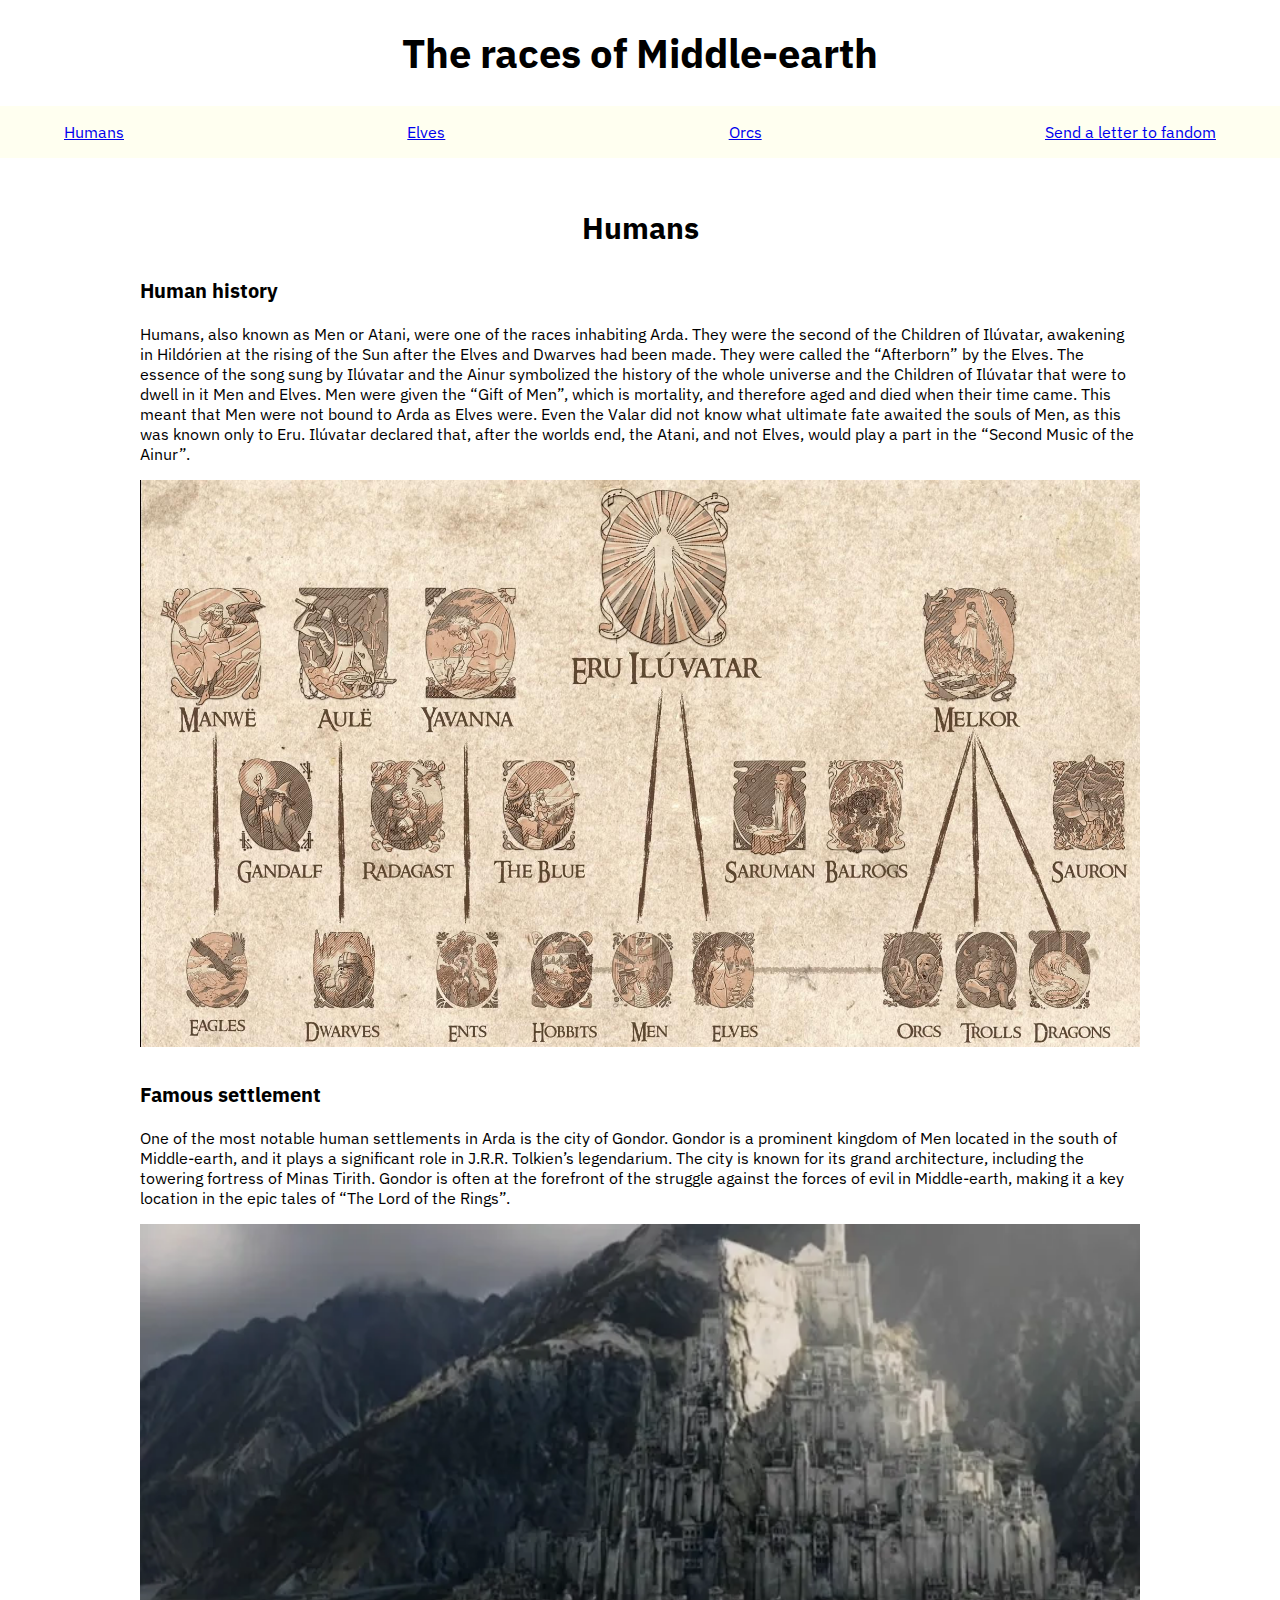
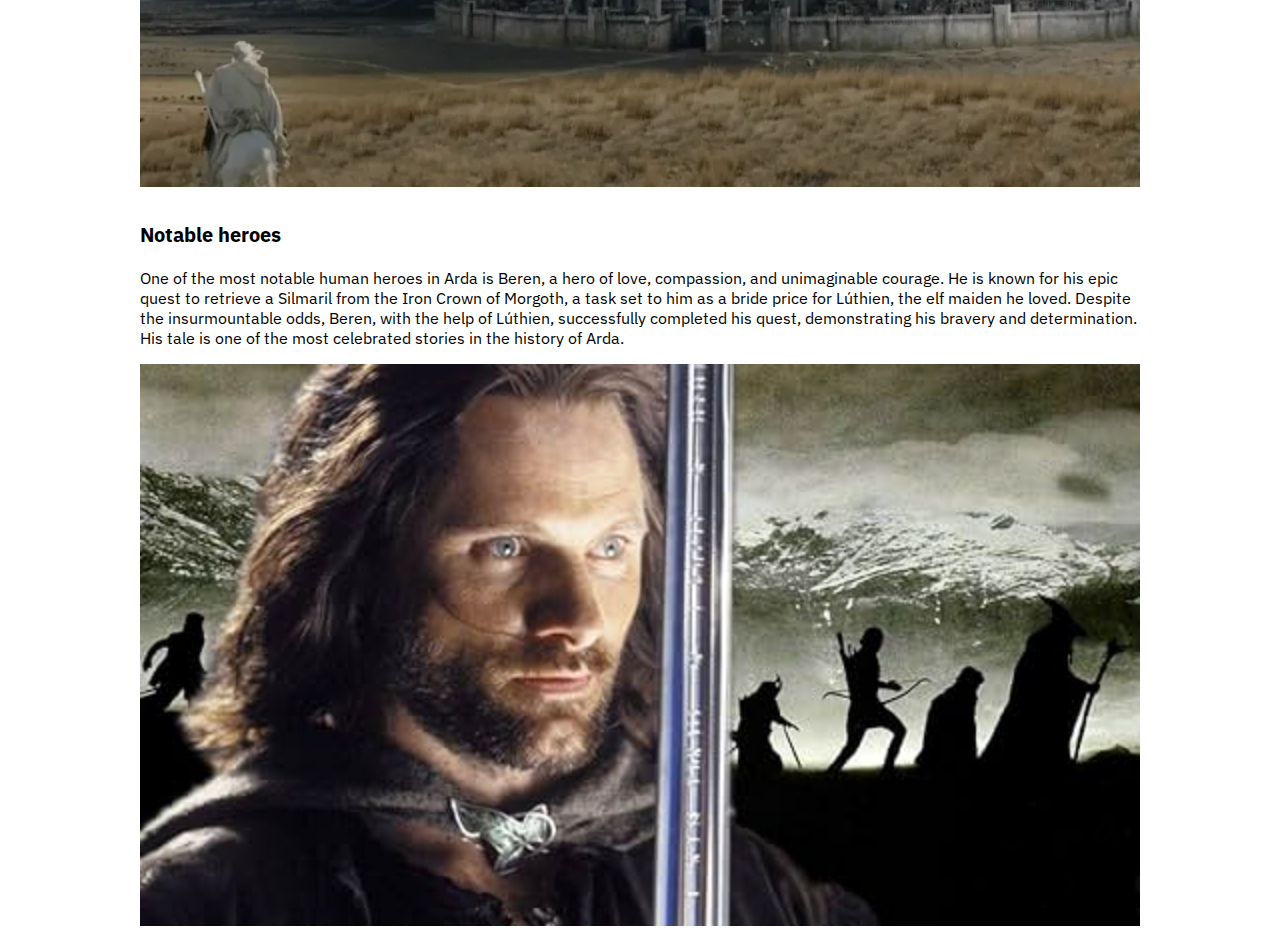
<file: index.html>
<!DOCTYPE html>
<html lang="en">
<head>
  <meta charset="UTF-8">
  <meta name="viewport" content="width=device-width, initial-scale=1.0">
  <link rel="preconnect" href="https://fonts.googleapis.com">
  <link rel="preconnect" href="https://fonts.gstatic.com" crossorigin>
  <link href="https://fonts.googleapis.com/css2?family=ABeeZee:ital@0;1&family=IBM+Plex+Sans:ital,wght@0,100;0,200;0,300;0,400;0,500;0,600;0,700;1,100;1,200;1,300;1,400;1,500;1,600;1,700&display=swap" rel="stylesheet">
  <link rel="stylesheet" href="style.css">
  <title>Website of my interest</title>
</head>
<body>

<h1> The races of Middle-earth</h1>

<div class="navbar">
  <p><a href="index.html#page-human">Humans</a></p>
  <p><a href="page2.html#page-elves">Elves</a></p>
  <p><a href="page3.html#page-orcs">Orcs</a></p>
  <p><a href="page4.html#form">Send a letter to fandom</a></p>
</div>

<section class="page1" id="page-human">

  <h2 >Humans</h2>

  <div class="human-history">
    <h3>Human history</h2>
    <p>
      Humans, also known as Men or Atani, were one of the races inhabiting Arda. They were the second of the Children of Ilúvatar, awakening in Hildórien at the rising of the Sun after the Elves and Dwarves had been made. They were called the “Afterborn” by the Elves.
      The essence of the song sung by Ilúvatar and the Ainur symbolized the history of the whole universe and the Children of Ilúvatar that were to dwell in it Men and Elves. Men were given the “Gift of Men”, which is mortality, and therefore aged and died when their time came. This meant that Men were not bound to Arda as Elves were. Even the Valar did not know what ultimate fate awaited the souls of Men, as this was known only to Eru. Ilúvatar declared that, after the worlds end, the Atani, and not Elves, would play a part in the “Second Music of the Ainur”. 
    </p>
    <img src="images\creator of man.jpg" alt="human-history">
  </div>

  <div class="favous-settlements">
    <h3>Famous settlement</h2>
    <p>
      One of the most notable human settlements in Arda is the city of Gondor. Gondor is a prominent kingdom of Men located in the south of Middle-earth, and it plays a significant role in J.R.R. Tolkien’s legendarium. The city is known for its grand architecture, including the towering fortress of Minas Tirith. Gondor is often at the forefront of the struggle against the forces of evil in Middle-earth, making it a key location in the epic tales of “The Lord of the Rings”.
    </p>
    <img src="images\human settlements.jpg" alt="famous-settlements">
  </div>

  <div class="notable-heroes">
    <h3>Notable heroes</h2>
    <p>
      One of the most notable human heroes in Arda is Beren, a hero of love, compassion, and unimaginable courage. He is known for his epic quest to retrieve a Silmaril from the Iron Crown of Morgoth, a task set to him as a bride price for Lúthien, the elf maiden he loved. Despite the insurmountable odds, Beren, with the help of Lúthien, successfully completed his quest, demonstrating his bravery and determination. His tale is one of the most celebrated stories in the history of Arda.
    </p>
    <img src="images\human hero.jpg" alt="notable-heroes">
  </div>

</section>

</body>
</html>
</file>
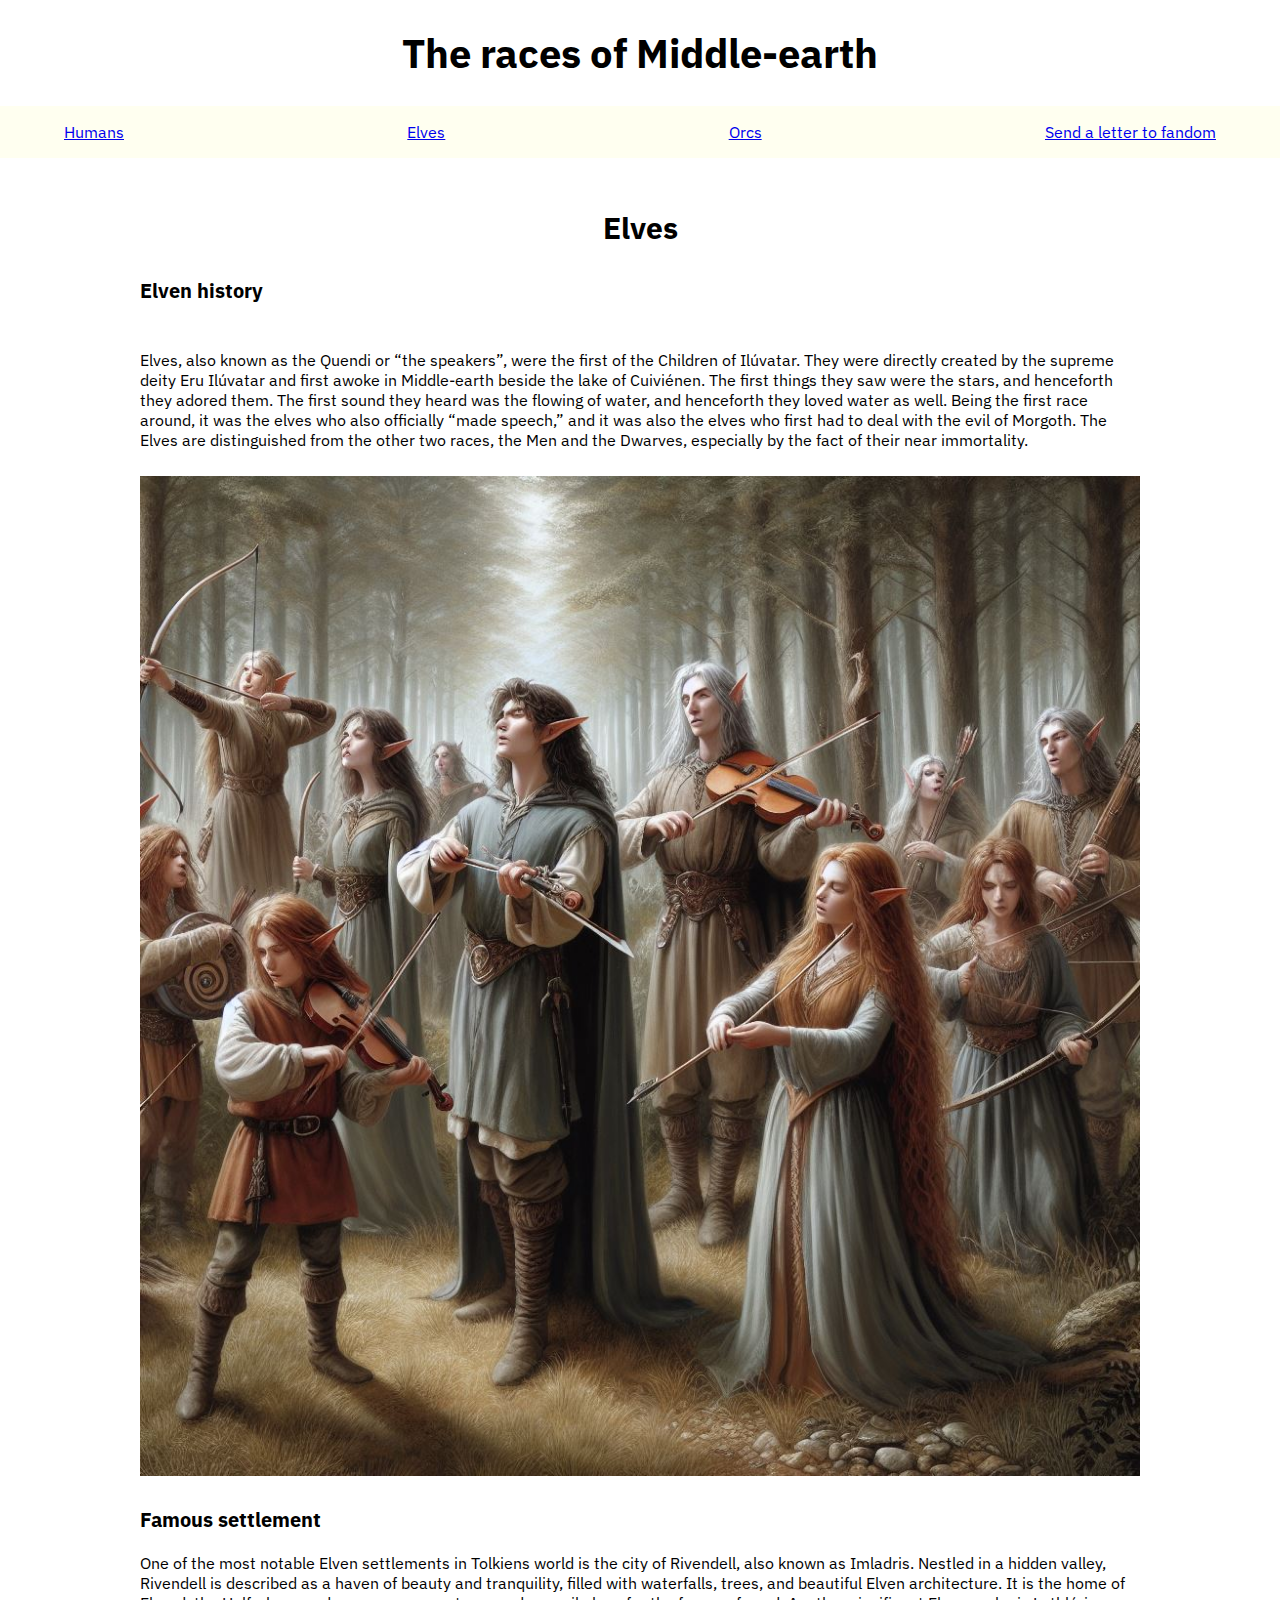
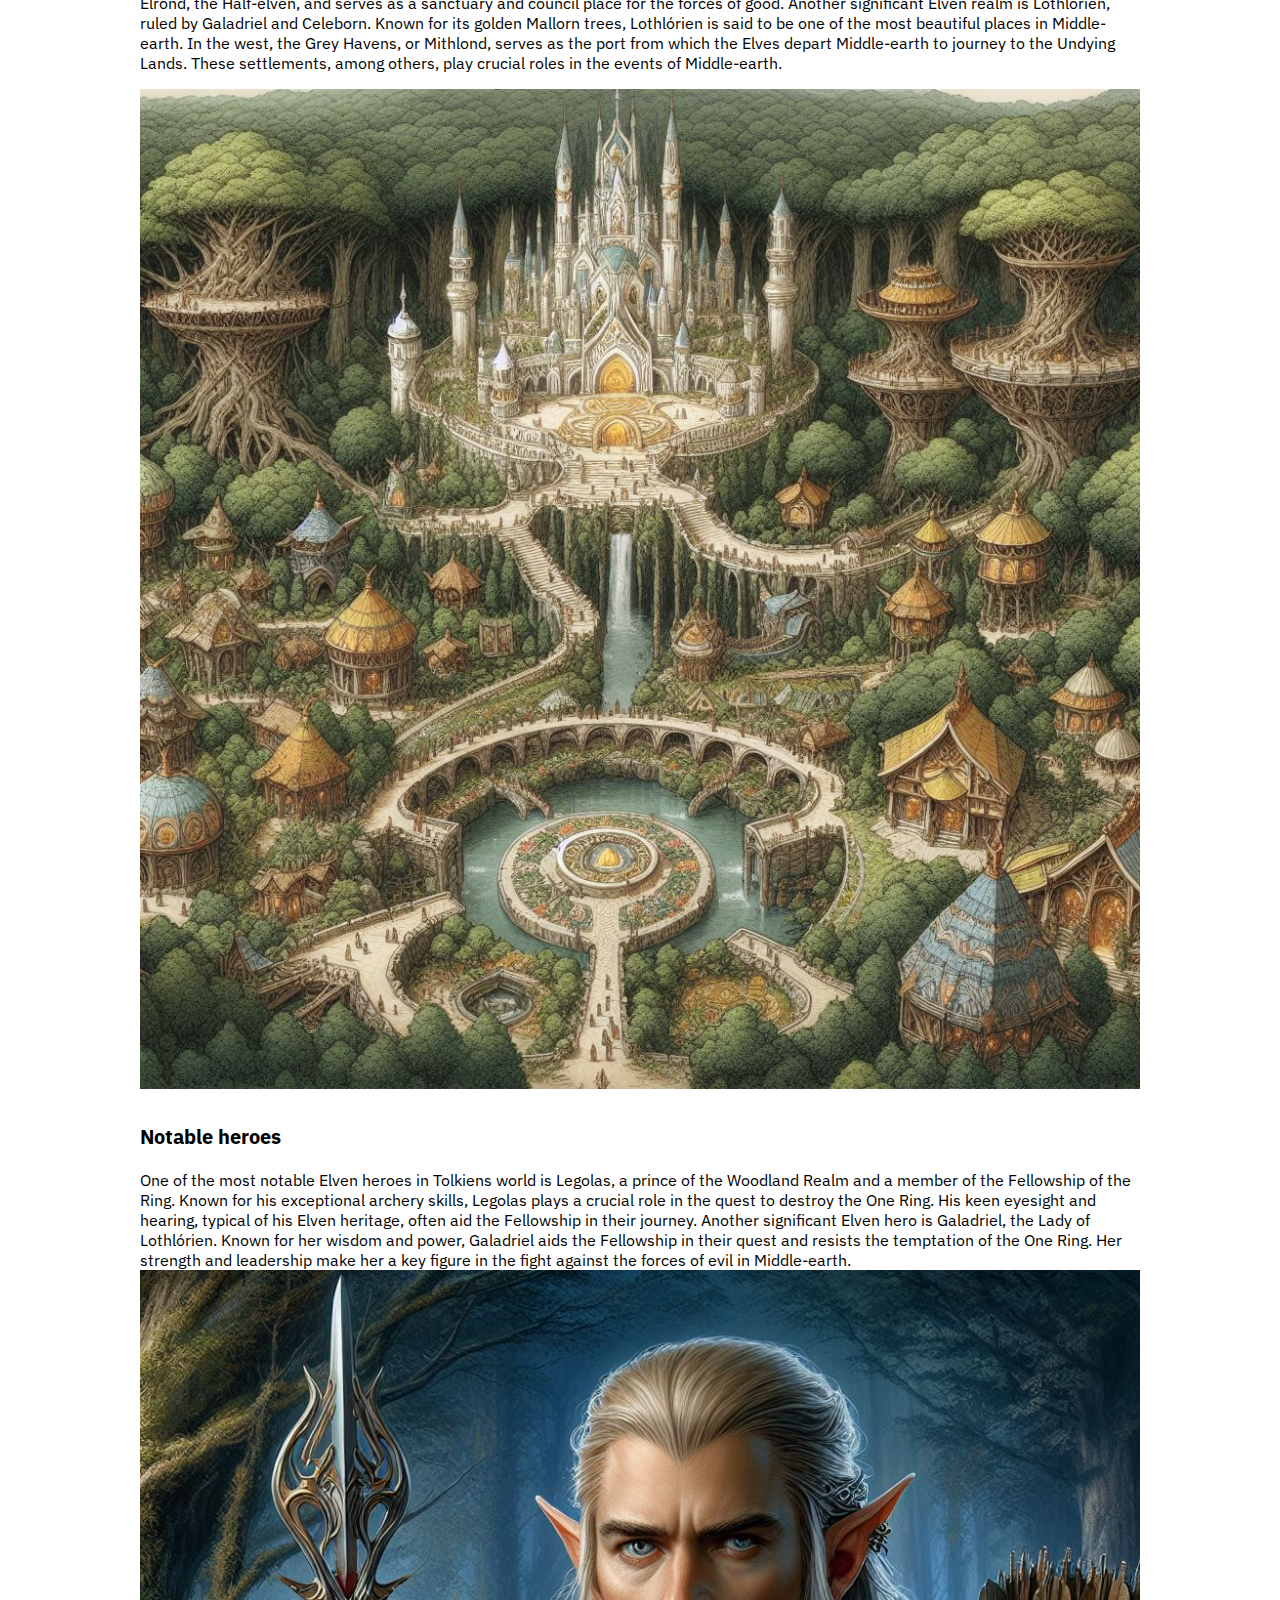
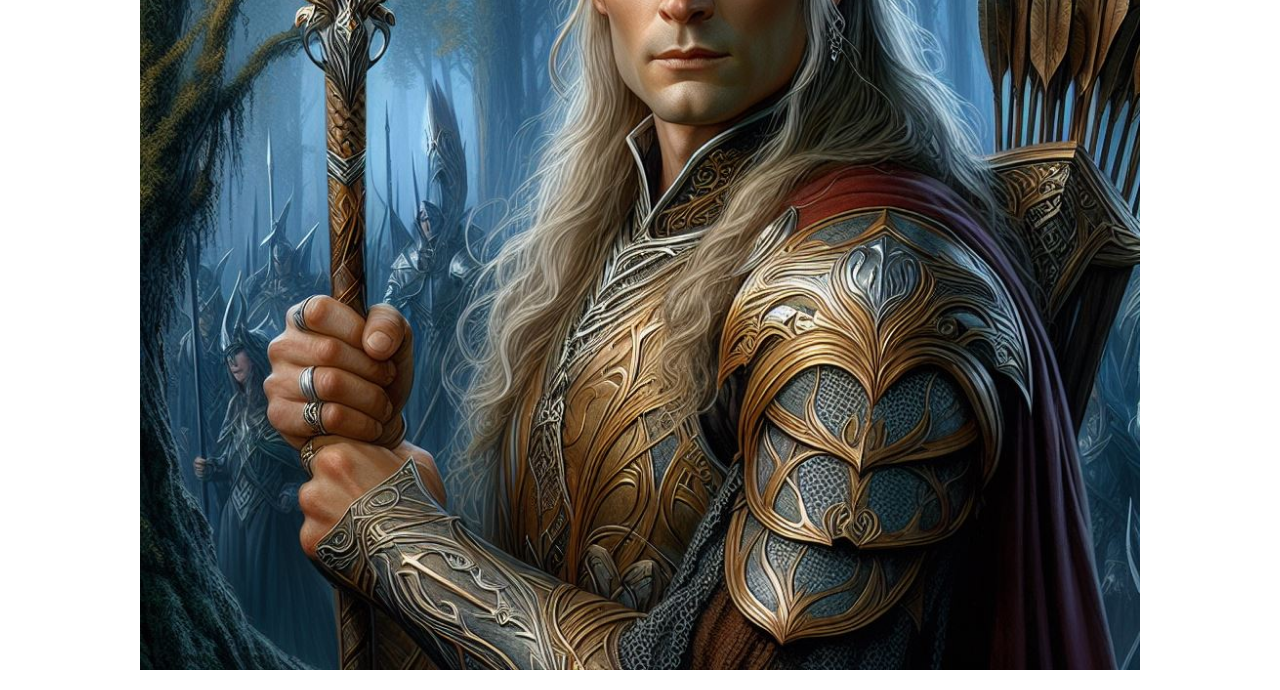
<file: page2.html>
<!DOCTYPE html>
<html lang="en">
<head>
  <meta charset="UTF-8">
  <meta name="viewport" content="width=device-width, initial-scale=1.0">
  <link rel="preconnect" href="https://fonts.googleapis.com">
  <link rel="preconnect" href="https://fonts.gstatic.com" crossorigin>
  <link href="https://fonts.googleapis.com/css2?family=ABeeZee:ital@0;1&family=IBM+Plex+Sans:ital,wght@0,100;0,200;0,300;0,400;0,500;0,600;0,700;1,100;1,200;1,300;1,400;1,500;1,600;1,700&display=swap" rel="stylesheet">
  <link rel="stylesheet" href="style.css">
  <title>Website of my interest</title>
</head>
<body>
  
  <h1> The races of Middle-earth</h1>

<div class="navbar">
  <p><a href="index.html#page-human">Humans</a></p>
  <p><a href="page2.html#page-elves">Elves</a></p>
  <p><a href="page3.html#page-orcs">Orcs</a></p>
  <p><a href="page4.html#form">Send a letter to fandom</a></p>
</div>

<section class="page2" id="page-elves">

  <h2>Elves</h2>

  <h3>Elven history</h2>
    <p>
      Elves, also known as the Quendi or “the speakers”, were the first of the Children of Ilúvatar. They were directly created by the supreme deity Eru Ilúvatar and first awoke in Middle-earth beside the lake of Cuiviénen. The first things they saw were the stars, and henceforth they adored them. The first sound they heard was the flowing of water, and henceforth they loved water as well. Being the first race around, it was the elves who also officially “made speech,” and it was also the elves who first had to deal with the evil of Morgoth. The Elves are distinguished from the other two races, the Men and the Dwarves, especially by the fact of their near immortality.
    </p>
    <img src="images\OIG.WA.jpeg" alt="elf-history">
  </div>

  <div class="favous-settlements">
    <h3>Famous settlement</h2>
    <p>
      One of the most notable Elven settlements in Tolkiens world is the city of Rivendell, also known as Imladris. Nestled in a hidden valley, Rivendell is described as a haven of beauty and tranquility, filled with waterfalls, trees, and beautiful Elven architecture. It is the home of Elrond, the Half-elven, and serves as a sanctuary and council place for the forces of good. Another significant Elven realm is Lothlórien, ruled by Galadriel and Celeborn. Known for its golden Mallorn trees, Lothlórien is said to be one of the most beautiful places in Middle-earth. In the west, the Grey Havens, or Mithlond, serves as the port from which the Elves depart Middle-earth to journey to the Undying Lands. These settlements, among others, play crucial roles in the events of Middle-earth.
    </p>
    <img src="images\Rivendell.jpeg" alt="famous-settlements">
  </div>

  <div class="notable-heroes">
    <h3>Notable heroes</h2>
    <p>
      One of the most notable Elven heroes in Tolkiens world is Legolas, a prince of the Woodland Realm and a member of the Fellowship of the Ring. Known for his exceptional archery skills, Legolas plays a crucial role in the quest to destroy the One Ring. His keen eyesight and hearing, typical of his Elven heritage, often aid the Fellowship in their journey. Another significant Elven hero is Galadriel, the Lady of Lothlórien. Known for her wisdom and power, Galadriel aids the Fellowship in their quest and resists the temptation of the One Ring. Her strength and leadership make her a key figure in the fight against the forces of evil in Middle-earth.
    <img src="images\Legolas.jpeg" alt="notable-heroes">
  </div>

</section>

</body>
</html>
</file>
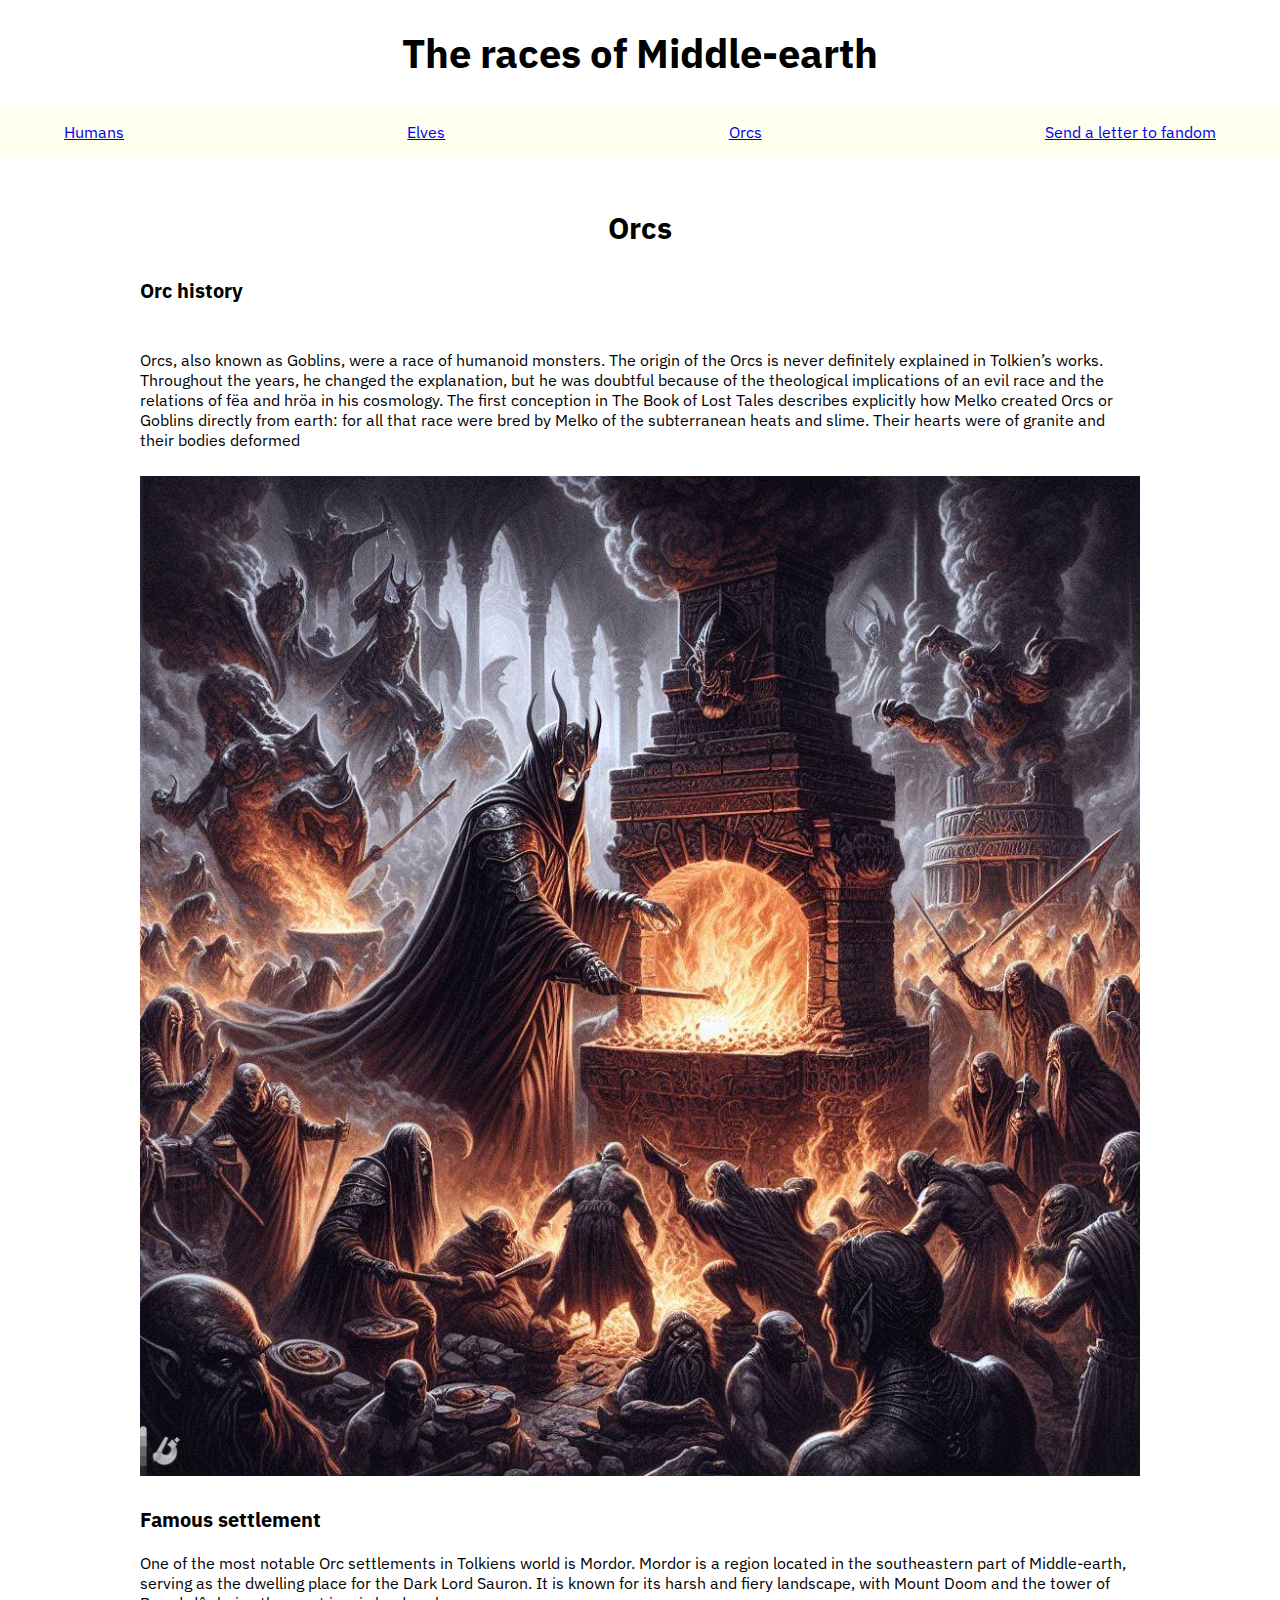
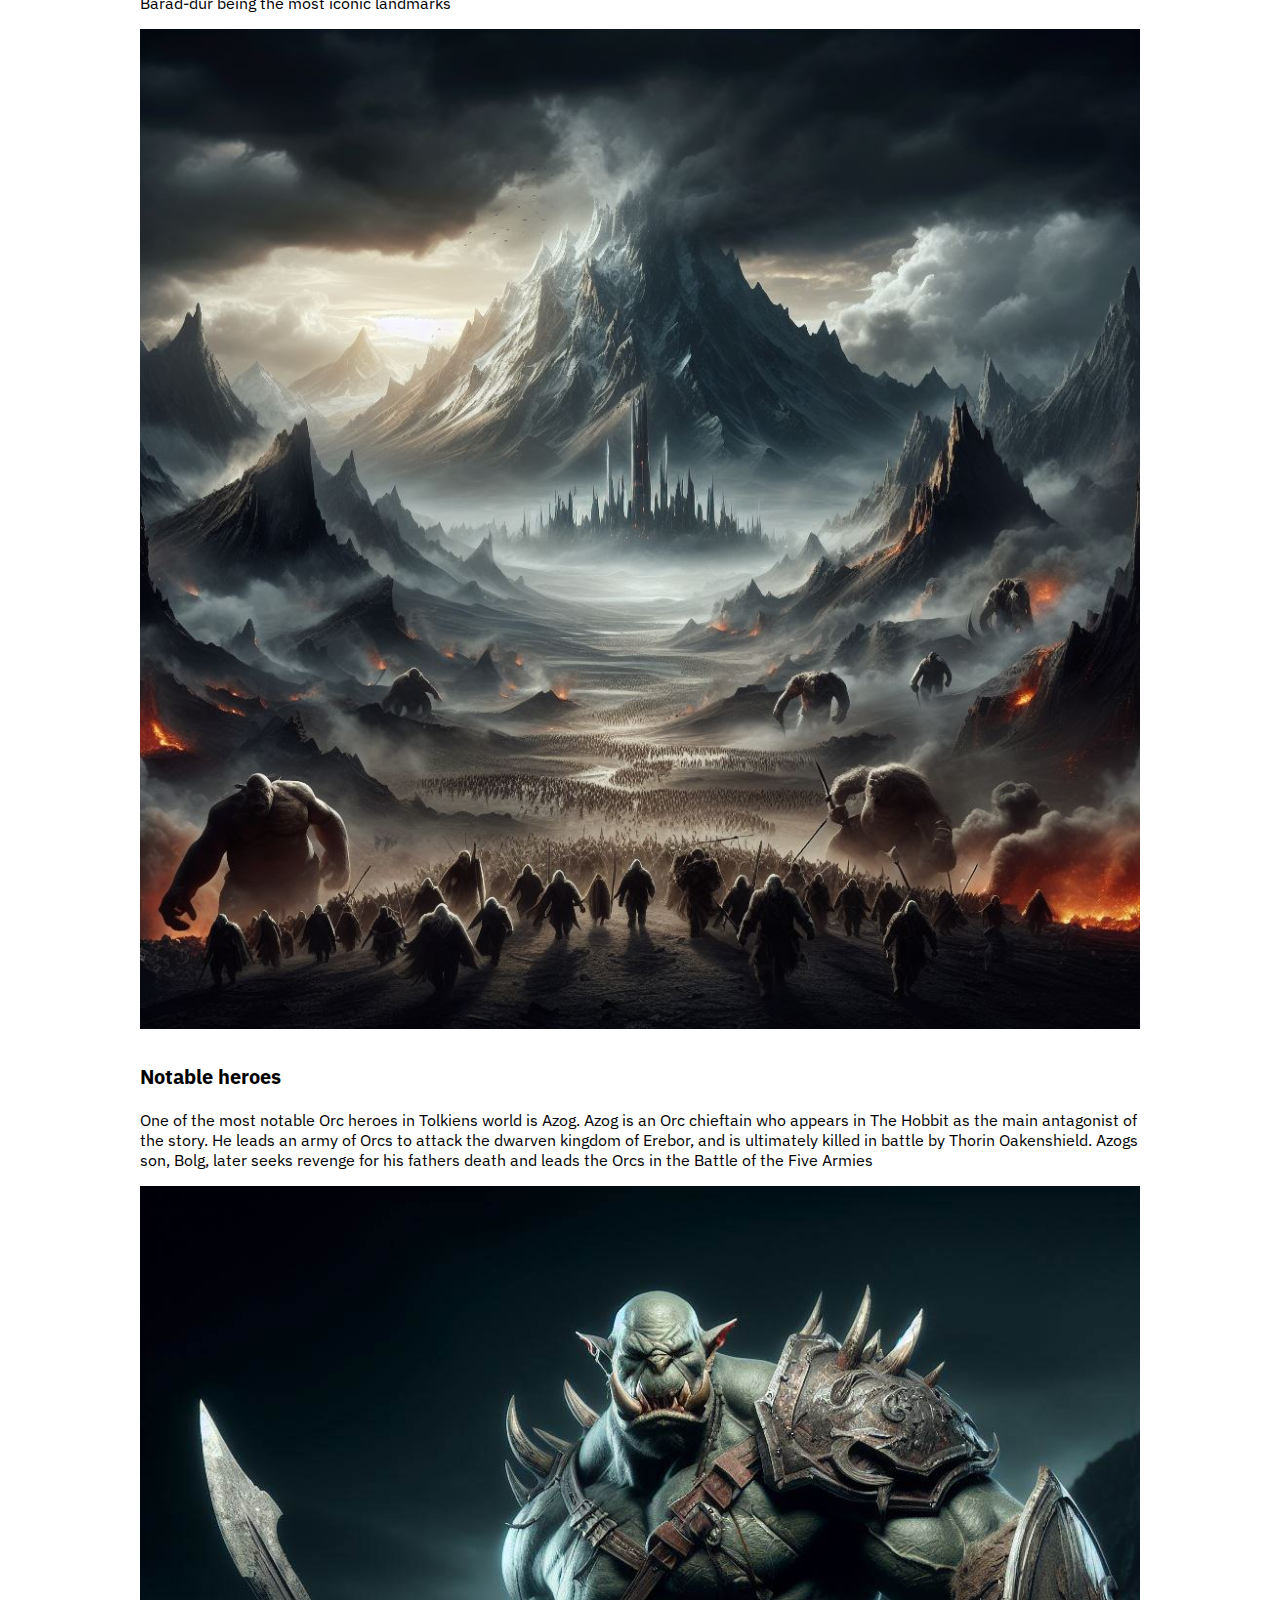
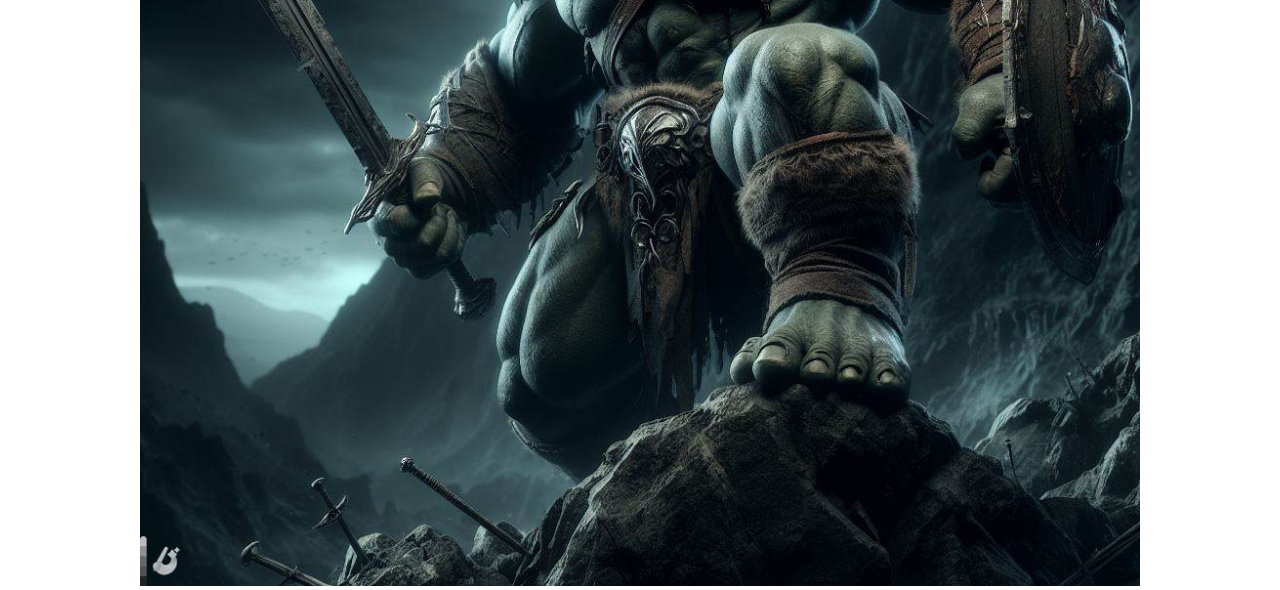
<file: page3.html>
<!DOCTYPE html>
<html lang="en">
<head>
  <meta charset="UTF-8">
  <meta name="viewport" content="width=device-width, initial-scale=1.0">
  <link rel="preconnect" href="https://fonts.googleapis.com">
  <link rel="preconnect" href="https://fonts.gstatic.com" crossorigin>
  <link href="https://fonts.googleapis.com/css2?family=ABeeZee:ital@0;1&family=IBM+Plex+Sans:ital,wght@0,100;0,200;0,300;0,400;0,500;0,600;0,700;1,100;1,200;1,300;1,400;1,500;1,600;1,700&display=swap" rel="stylesheet">
  <link rel="stylesheet" href="style.css">
  <title>Website of my interest</title>
</head>
<body>
  
  <h1> The races of Middle-earth</h1>

<div class="navbar">
  <p><a href="index.html#page-human">Humans</a></p>
  <p><a href="page2.html#page-elves">Elves</a></p>
  <p><a href="page3.html#page-orcs">Orcs</a></p>
  <p><a href="page4.html#form">Send a letter to fandom</a></p>
</div>

<section class="page3" id="page-orcs">

  <h2>Orcs</h2>

  <h3>Orc history</h2>
    <p>
      Orcs, also known as Goblins, were a race of humanoid monsters. The origin of the Orcs is never definitely explained in Tolkien’s works. Throughout the years, he changed the explanation, but he was doubtful because of the theological implications of an evil race and the relations of fëa and hröa in his cosmology. The first conception in The Book of Lost Tales describes explicitly how Melko created Orcs or Goblins directly from earth: for all that race were bred by Melko of the subterranean heats and slime. Their hearts were of granite and their bodies deformed
    </p>
    <img src="images\Melkor orcs.jpeg" alt="orc-history">
  </div>

  <div class="favous-settlements">
    <h3>Famous settlement</h2>
    <p>
      One of the most notable Orc settlements in Tolkiens world is Mordor. Mordor is a region located in the southeastern part of Middle-earth, serving as the dwelling place for the Dark Lord Sauron. It is known for its harsh and fiery landscape, with Mount Doom and the tower of Barad-dûr being the most iconic landmarks
    </p>
    <img src="images\Mordor.jpeg" alt="famous-settlements">
  </div>

  <div class="notable-heroes">
    <h3>Notable heroes</h2>
    <p>
      One of the most notable Orc heroes in Tolkiens world is Azog. Azog is an Orc chieftain who appears in The Hobbit as the main antagonist of the story. He leads an army of Orcs to attack the dwarven kingdom of Erebor, and is ultimately killed in battle by Thorin Oakenshield. Azogs son, Bolg, later seeks revenge for his fathers death and leads the Orcs in the Battle of the Five Armies
    </p>
    <img src="images\Azog.jpeg" alt="notable-heroes">
  </div>

</section>

</body>
</html>
</file>
<file: style.css>
body, html {
  margin: 0;
  padding: 0;
  box-sizing: border-box;
}

*, *::before, *::after {
  box-sizing: inherit;
}

body {
  font-family: 'IBM Plex Sans', sans-serif;
  display: flex;
  flex-direction: column;
  justify-content: center;
  align-items: center ;
}

.page1, .page2, .page3, .page4 {
  display: flex;
  flex-direction: column;
  row-gap: 10px;
  width: 1000px;
  max-width: 100%;
}

h1 {
  font-size: 40px;
}

h2 {
  font-size: 30px;
  padding-top: 50px;
  margin: auto
}

h3 {
  font-size: 20px;
}

.navbar {
  display: flex;
  flex-direction: row;
  justify-content: space-between;
  position: sticky;
  top: 0;
  z-index: 1000;
  width: 100%;
  padding-left: 5%;
  padding-right: 5%;
  background-color: ivory;
  color: darkred;
}

img {
  max-width: 100%;
  width: 100%; /* Not a good practice since images with smaller resolution can loose quality */
  height: auto;
}

.book-set {
  display: grid;
  grid-template-columns: repeat(3, 1fr);
  gap: 10px;
}
</file>
